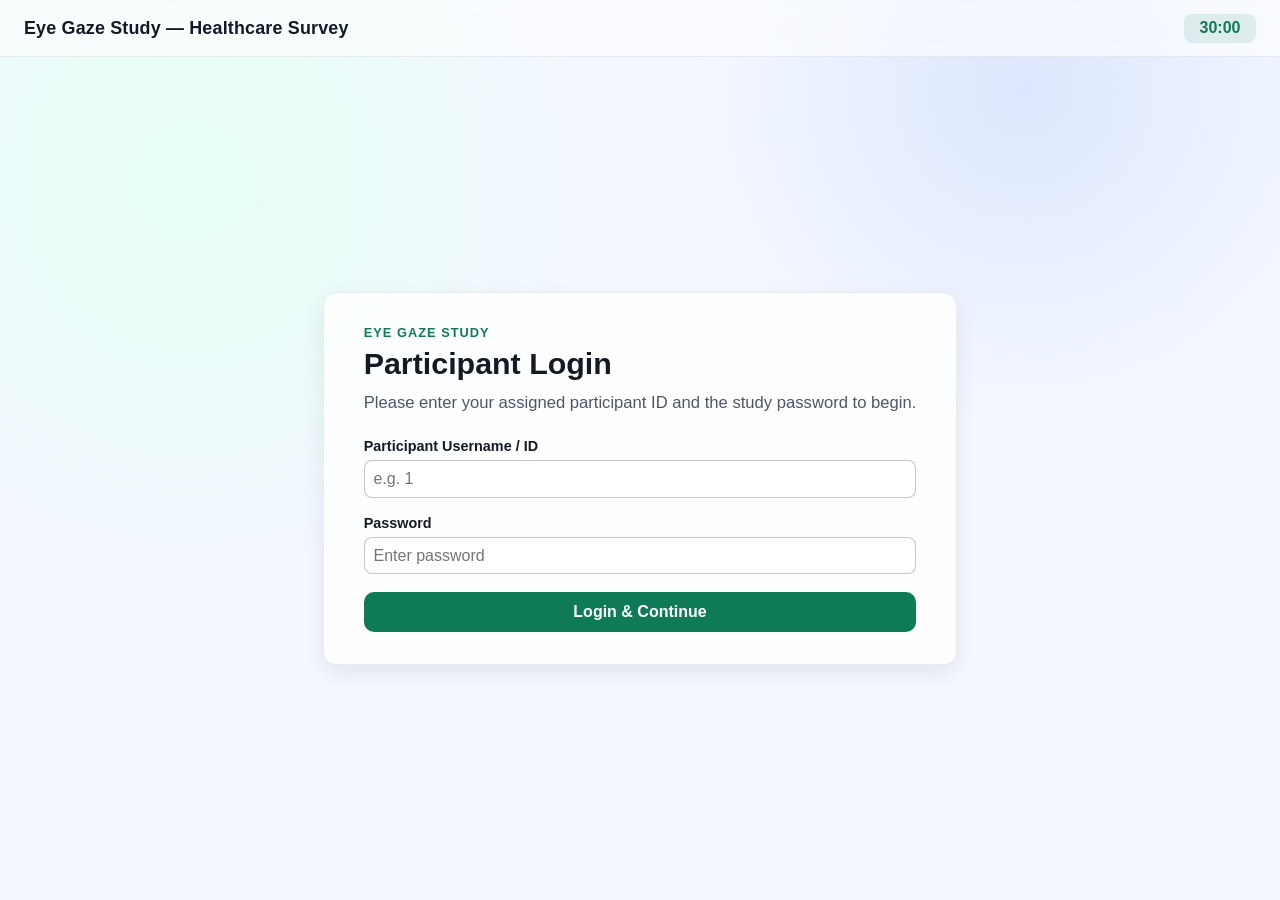
<file: index.html>
<!DOCTYPE html>
<html lang="en">
<head>
  <meta charset="UTF-8" />
  <meta name="viewport" content="width=device-width, initial-scale=1" />
  <title>Healthcare Survey — Eye Gaze Study</title>
  <link rel="stylesheet" href="css/styles.css" />

  <!--
    RealEye SDK — loaded once, globally, as a module script, same as
    Experiment 1. Screen-recording mode is enabled for this study.
    Replace debugMode / stimulusId / forceRun with real values from
    your Django context before deploying.
  -->
  <script type="module">
    try {
      const { default: EmbeddedPageSdk } = await import(
        "https://app.realeye.io/sdk/js/testRunnerEmbeddableSdk-latest.js"
      );
      const debugMode = true; // TODO: set from server context
      const stimulusId = "REPLACE_WITH_STIMULUS_ID"; // TODO
      const forceRun = "screenRecording"; // screen-recording mode for this study
      window.reSdk = new EmbeddedPageSdk(debugMode, stimulusId, forceRun);
      window.RealEye = window.reSdk;
    } catch (e) {
      // Expected in this static preview (no network / not embedded in RealEye).
      console.log("[RealEye SDK] not loaded in preview:", e.message);
    }
  </script>
</head>
<body data-record-webcam="true" data-reset-capture-session="false">

  <header class="topbar" id="topbar">
    <div class="brand">Eye Gaze Study — Healthcare Survey</div>
    <div class="topbar-right">
      <div class="session-timer" id="session-timer">30:00</div>
      <button class="btn-end-study" id="btn-end-study">End Study</button>
    </div>
  </header>

  <div class="progress-wrap" id="progress-wrap" style="display:none;"></div>

  <main class="container">
    <div id="app-root"></div>
  </main>

  <!-- End-study confirmation modal -->
  <div class="modal-backdrop" id="modal-backdrop">
    <div class="card modal-card">
      <h1 class="study-title" style="font-size:1.2rem;">End the study now?</h1>
      <p class="study-lede" style="margin-bottom:0;">
        This will immediately stop the recording and close your session. This can't be undone.
      </p>
      <div class="modal-actions">
        <button class="btn btn-ghost" id="modal-cancel">Cancel</button>
        <button class="btn btn-danger" id="modal-confirm-end">End Study</button>
      </div>
    </div>
  </div>

  <script src="js/questions.js"></script>
  <script src="js/capture_session.js"></script>
  <script src="js/app.js"></script>
</body>
</html>
</file>
<file: css/styles.css>
/* ==========================================================================
   Study 2 — Healthcare Survey (Eye Gaze Study)
   Style ported from GazeEstimationApp styles.css / base.html conventions.
   Token-first: re-skin the whole site by editing :root only.
   ========================================================================== */

:root {
  --bg-1: #f3f7ff;      /* base background, pale blue */
  --bg-2: #e5fff4;      /* background gradient accent, pale mint */
  --ink: #141926;        /* primary text */
  --muted: #4d5566;      /* secondary/supporting text */
  --surface: rgba(255, 255, 255, 0.85);  /* card backgrounds */
  --accent: #0e7a58;     /* primary action color (deep green) */
  --accent-2: #167f66;   /* secondary button background */
  --danger: #b42318;     /* error/validation color */
  --danger-bg: rgba(179, 38, 30, 0.1); /* expired session timer state */
  --tick: #f8b500;       /* rating scale accent */
}

* { box-sizing: border-box; }

html, body {
  margin: 0;
  padding: 0;
  min-height: 100%;
}

body {
  font-family: "Segoe UI", "Helvetica Neue", Arial, sans-serif;
  color: var(--ink);
  background: radial-gradient(circle at 15% 20%, var(--bg-2), transparent 30%),
              radial-gradient(circle at 80% 10%, #dde7ff, transparent 25%),
              var(--bg-1);
  min-height: 100vh;
  display: flex;
  flex-direction: column;
}

a { color: var(--accent); }

/* ---------------------------------------------------------------------- */
/* Topbar: brand, session timer, end-study control, progress bar          */
/* ---------------------------------------------------------------------- */

.topbar {
  display: flex;
  align-items: center;
  justify-content: space-between;
  gap: 1rem;
  padding: 0.85rem 1.5rem;
  background: rgba(255, 255, 255, 0.6);
  border-bottom: 1px solid rgba(20, 25, 38, 0.08);
  backdrop-filter: blur(6px);
  position: sticky;
  top: 0;
  z-index: 10;
}

.brand {
  font-weight: 800;
  font-size: clamp(1rem, 1.4vw, 1.2rem);
  letter-spacing: 0.01em;
}

.topbar-right {
  display: flex;
  align-items: center;
  gap: 0.9rem;
}

.session-timer {
  font-weight: 700;
  font-variant-numeric: tabular-nums;
  padding: 0.35rem 0.7rem;
  border-radius: 8px;
  background: rgba(14, 122, 88, 0.1);
  color: var(--accent);
  min-width: 4.5rem;
  text-align: center;
}

.session-timer.timer-warning {
  background: var(--danger-bg);
  color: var(--danger);
}

.btn-end-study {
  background: transparent;
  color: var(--danger);
  border: 1px solid rgba(180, 35, 24, 0.4);
  border-radius: 10px;
  padding: 0.45rem 0.85rem;
  font-weight: 700;
  font-size: 0.85rem;
  cursor: pointer;
}

.btn-end-study:hover { background: var(--danger-bg); }

.progress-wrap {
  padding: 0.6rem 1.5rem 0;
}

.progress-track {
  height: 8px;
  border-radius: 999px;
  background: rgba(20, 25, 38, 0.08);
  overflow: hidden;
}

.progress-fill {
  height: 100%;
  background: var(--accent);
  border-radius: 999px;
  transition: width 0.3s ease;
}

.progress-label {
  font-size: 0.78rem;
  color: var(--muted);
  margin-top: 0.3rem;
  text-align: right;
}

/* ---------------------------------------------------------------------- */
/* Layout shell                                                           */
/* ---------------------------------------------------------------------- */

.container {
  flex: 1;
  display: flex;
  align-items: center;
  justify-content: center;
  padding: 2rem 1.25rem;
}

/* ---------------------------------------------------------------------- */
/* Card                                                                   */
/* ---------------------------------------------------------------------- */

.card {
  background: var(--surface);
  border: 1px solid rgba(20, 25, 38, 0.08);
  border-radius: 14px;
  padding: 1.1rem;
  box-shadow: 0 8px 22px rgba(14, 22, 42, 0.08);
}

.login-card, .instructions-card, .question-card, .rating-card, .end-card {
  width: 100%;
  max-width: 640px;
  padding: 2rem clamp(1.25rem, 4vw, 2.5rem);
}

.study-eyebrow {
  font-size: 0.8rem;
  font-weight: 700;
  color: var(--accent);
  text-transform: uppercase;
  letter-spacing: 0.08em;
  margin: 0 0 0.4rem;
}

h1.study-title {
  font-size: clamp(1.4rem, 2.4vw, 1.9rem);
  font-weight: 800;
  margin: 0 0 0.6rem;
}

.study-lede {
  color: var(--muted);
  font-size: clamp(0.95rem, 1.3vw, 1.05rem);
  line-height: 1.5;
  margin: 0 0 1.4rem;
}

/* ---------------------------------------------------------------------- */
/* Forms                                                                  */
/* ---------------------------------------------------------------------- */

.field {
  margin-bottom: 1.1rem;
}

.field label {
  display: block;
  font-weight: 700;
  font-size: 0.9rem;
  margin-bottom: 0.35rem;
}

.field input[type="text"],
.field input[type="password"],
.field select {
  width: 100%;
  padding: 0.55rem;
  border-radius: 8px;
  border: 1px solid rgba(20, 25, 38, 0.25);
  font-size: 1rem;
  background: #fff;
  font-family: inherit;
}

.field-error {
  color: var(--danger);
  font-size: 0.82rem;
  margin-top: 0.3rem;
  display: none;
}

.field-error.visible { display: block; }

/* ---------------------------------------------------------------------- */
/* Buttons                                                                */
/* ---------------------------------------------------------------------- */

.btn {
  display: inline-flex;
  align-items: center;
  justify-content: center;
  gap: 0.4rem;
  border-radius: 10px;
  padding: 0.7rem 1.4rem;
  font-size: 1rem;
  font-weight: 700;
  cursor: pointer;
  font-family: inherit;
  border: none;
}

.btn-primary {
  background: var(--accent);
  color: #fff;
}

.btn-primary:disabled {
  background: rgba(14, 122, 88, 0.35);
  cursor: not-allowed;
}

.btn-secondary {
  background: var(--accent-2);
  color: #fff;
  border: 1px solid rgba(22, 127, 102, 0.5);
}

.btn-block { width: 100%; }

.btn-row {
  display: flex;
  justify-content: flex-end;
  margin-top: 1.5rem;
}

/* ---------------------------------------------------------------------- */
/* Choice cards — hidden radio input + styled sibling label               */
/* ---------------------------------------------------------------------- */

.question-stem {
  font-size: clamp(1.05rem, 1.8vw, 1.3rem);
  font-weight: 700;
  line-height: 1.4;
  margin: 0 0 1.4rem;
}

.question-meta {
  font-size: 0.8rem;
  color: var(--muted);
  margin: -0.6rem 0 1rem;
}

.choice-list {
  display: flex;
  flex-direction: column;
  gap: 0.6rem;
}

.choice-list.choice-list-binary {
  flex-direction: row;
  gap: 0.9rem;
}

.choice-option input[type="radio"] {
  display: none;
}

.choice-option .option-text {
  display: block;
  padding: 0.75rem 1rem;
  border-radius: 10px;
  border: 1.5px solid rgba(20, 25, 38, 0.15);
  background: #fff;
  font-size: 0.98rem;
  cursor: pointer;
  transition: border-color 0.15s ease, background 0.15s ease;
}

.choice-list-binary .choice-option {
  flex: 1;
}

.choice-list-binary .option-text {
  text-align: center;
  font-weight: 700;
}

.choice-option input[type="radio"]:checked + .option-text {
  border-color: var(--accent);
  background: rgba(14, 122, 88, 0.08);
  color: var(--accent);
}

/* ---------------------------------------------------------------------- */
/* Paas mental effort rating — styled range slider + tick labels          */
/* ---------------------------------------------------------------------- */

.paas-scale {
  margin: 1.6rem 0 0.5rem;
}

.paas-endpoints {
  display: flex;
  justify-content: space-between;
  font-size: 0.82rem;
  color: var(--muted);
  font-weight: 600;
  margin-bottom: 0.6rem;
}

.effort-slider {
  -webkit-appearance: none;
  appearance: none;
  width: 100%;
  height: 6px;
  border-radius: 999px;
  background: rgba(20, 25, 38, 0.12);
  outline: none;
}

.effort-slider::-webkit-slider-thumb {
  -webkit-appearance: none;
  appearance: none;
  width: 22px;
  height: 22px;
  border-radius: 50%;
  background: var(--tick);
  border: 3px solid #fff;
  box-shadow: 0 2px 6px rgba(14, 22, 42, 0.3);
  cursor: pointer;
}

.effort-slider::-moz-range-thumb {
  width: 22px;
  height: 22px;
  border-radius: 50%;
  background: var(--tick);
  border: 3px solid #fff;
  box-shadow: 0 2px 6px rgba(14, 22, 42, 0.3);
  cursor: pointer;
}

.effort-tick-labels {
  display: flex;
  justify-content: space-between;
  margin-top: 0.5rem;
  font-size: 0.78rem;
  color: var(--muted);
}

.effort-value {
  text-align: center;
  font-weight: 800;
  color: var(--accent);
  font-size: 1.1rem;
  margin-top: 0.9rem;
}

/* ---------------------------------------------------------------------- */
/* End / completion screens                                               */
/* ---------------------------------------------------------------------- */

.end-card { text-align: center; }

.end-icon {
  font-size: 2.6rem;
  margin-bottom: 0.6rem;
}

/* ---------------------------------------------------------------------- */
/* Modal (end-study confirmation)                                         */
/* ---------------------------------------------------------------------- */

.modal-backdrop {
  position: fixed;
  inset: 0;
  background: rgba(14, 22, 42, 0.45);
  display: none;
  align-items: center;
  justify-content: center;
  z-index: 100;
  padding: 1.25rem;
}

.modal-backdrop.visible { display: flex; }

.modal-card {
  max-width: 420px;
  width: 100%;
}

.modal-actions {
  display: flex;
  justify-content: flex-end;
  gap: 0.7rem;
  margin-top: 1.3rem;
}

.btn-ghost {
  background: transparent;
  color: var(--muted);
  border: 1px solid rgba(20, 25, 38, 0.2);
}

.btn-danger {
  background: var(--danger);
  color: #fff;
}

/* ---------------------------------------------------------------------- */
/* Responsive: single breakpoint at 900px                                 */
/* ---------------------------------------------------------------------- */

@media (max-width: 900px) {
  .topbar { flex-wrap: wrap; }
  .choice-list-binary { flex-direction: column; }
  h1.study-title { font-size: 1.4rem; }
  .question-stem { font-size: 1.1rem; }
}
</file>
